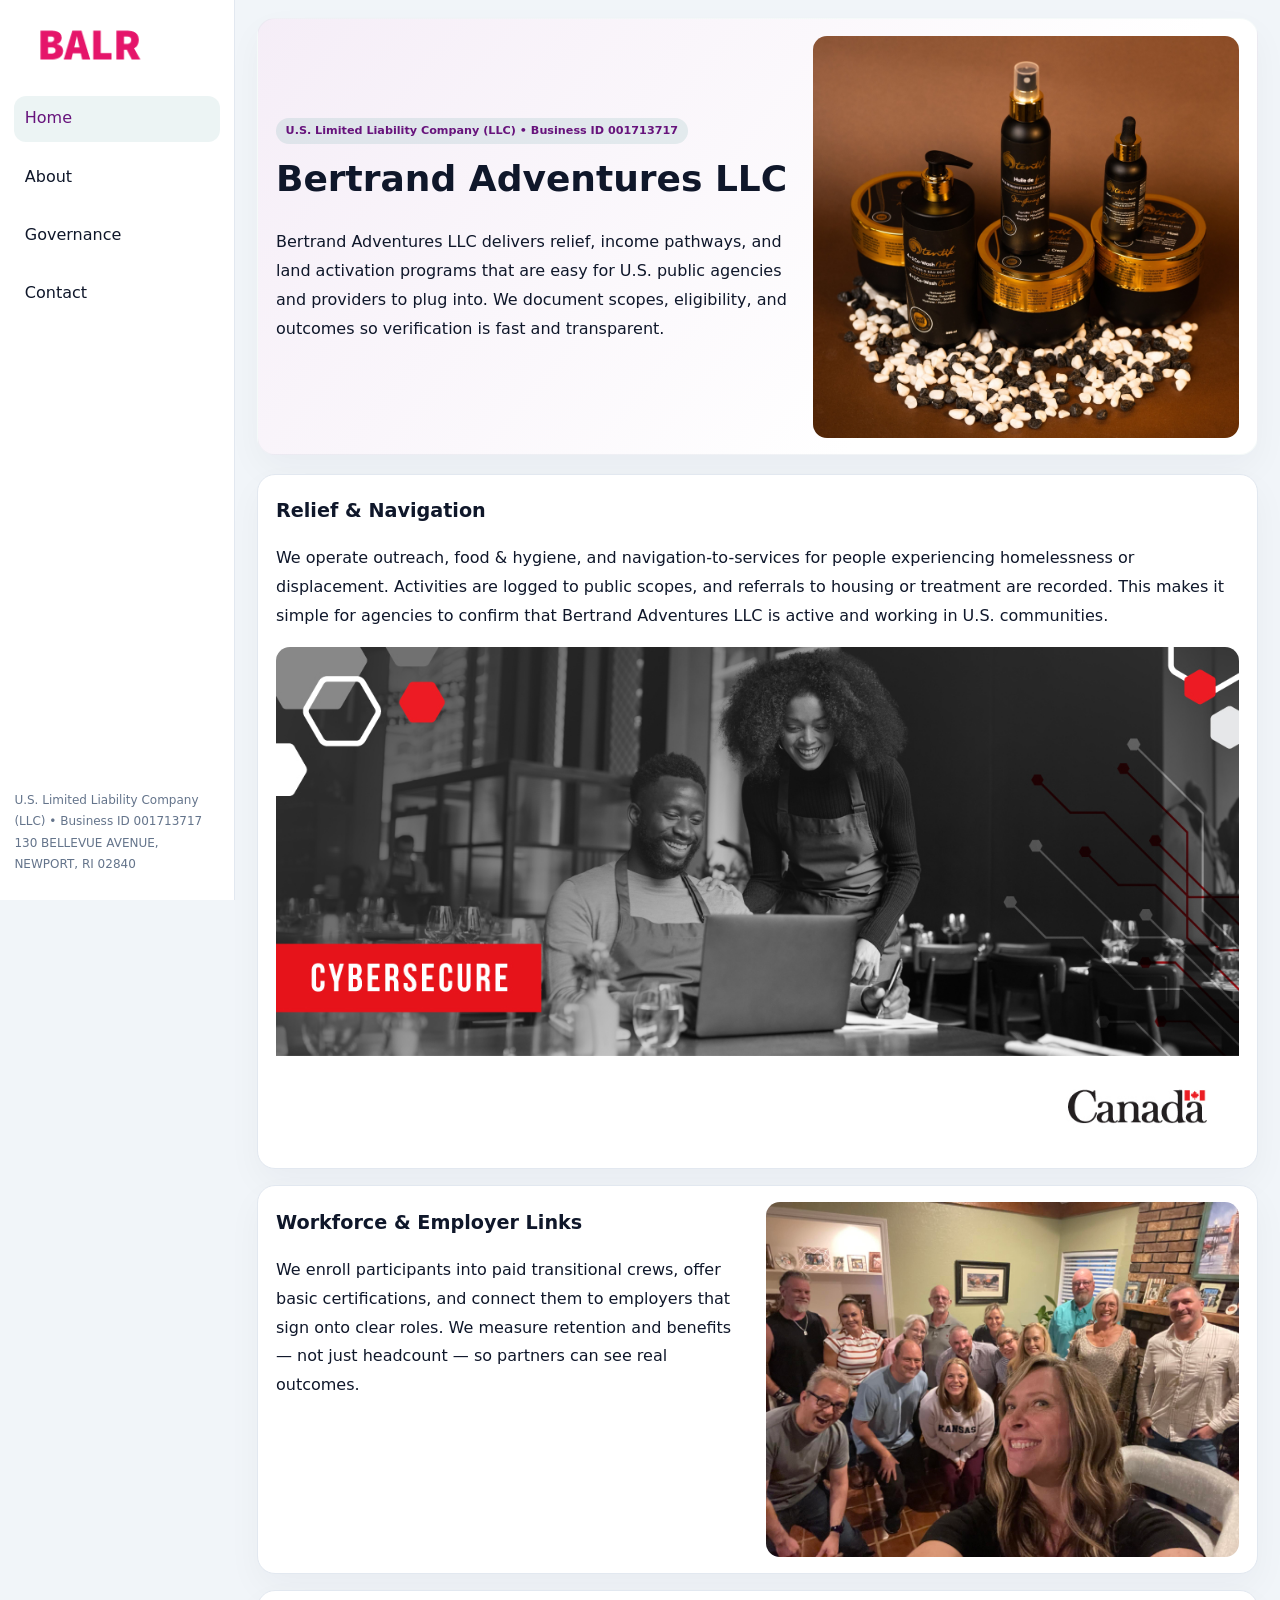
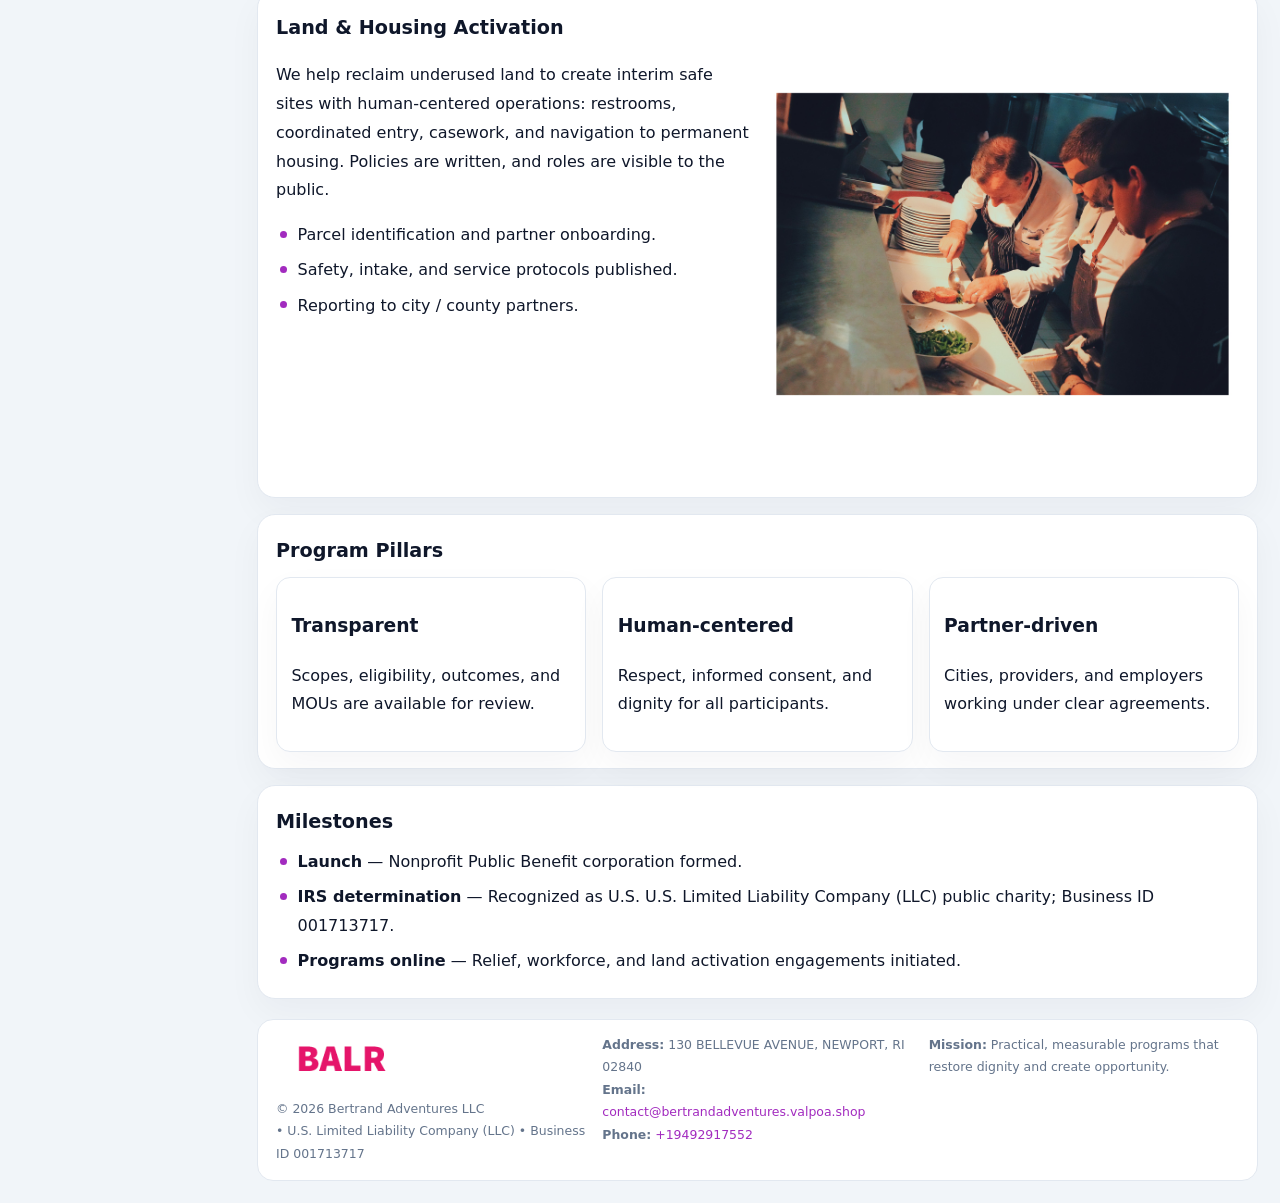
<file: index.html>
<!doctype html><html lang="en"><head>
<meta charset="utf-8">
<meta name="viewport" content="width=device-width,initial-scale=1">
<title>Bertrand Adventures LLC – Nonprofit • 2025</title>
<link rel="stylesheet" href="assets/styles.css">
<link rel="icon" href="images/logo.png">
<meta name="data-ein" content="001713717">
<meta name="data-name" content="Bertrand Adventures LLC">
<meta name="data-email" content="contact@bertrandadventures.valpoa.shop">
<meta name="data-phone" content="+19492917552">
<meta name="data-address" content="130 BELLEVUE AVENUE, NEWPORT, RI 02840">
<meta name="data-map" content="130+BELLEVUE+AVENUE,+NEWPORT,+RI+02840">
  <meta name="description" content="Our nonprofit strengthens the community with programs focused on community services, education, and direct relief.">
<meta name="facebook-domain-verification" content="eo4cgj3ytcyhzfe9rvstjxxe5kwnh9" />
</head><body>
<div style="position:absolute;left:-9999px;top:-9999px;opacity:0" data-uniq="{{UNIQUE_BLOB}}">
  <span>Our nonprofit strengthens the community with programs focused on community services, education, and direct relief.</span><svg width="12" height="12" viewBox="0 0 12 12" xmlns="http://www.w3.org/2000/svg"><circle cx="6" cy="6" r="5" fill="#28a745"/></svg><img src="images/education.jpg" width="1" height="1" alt="" loading="lazy"/>
</div>

<div class="layout">
  <aside>
    <div class="cbb14e2d522"><a href="index.html"><img src="images/logo.png" alt="Bertrand Adventures LLC"></a></div>
    <a class="navlink active" href="index.html">Home</a>
    <a class="navlink" href="about.html">About</a>
    <a class="navlink" href="governance.html">Governance</a>
    <a class="navlink" href="contact.html">Contact</a>
    <div class="info">
      U.S. Limited Liability Company (LLC) • Business ID 001713717<br>
      130 BELLEVUE AVENUE, NEWPORT, RI 02840
    </div>
  </aside>

  <main>
    <section class="c5a5438846c">
      <div>
        <span class="cbd7e36825d">U.S. Limited Liability Company (LLC) • Business ID 001713717</span>
        <h1>Bertrand Adventures LLC</h1>
        <p class="c55e0a3126d">Bertrand Adventures LLC delivers relief, income pathways, and land activation programs that are easy for U.S. public agencies and providers to plug into. We document scopes, eligibility, and outcomes so verification is fast and transparent.</p>
      </div>
      <img src="images/hero.jpg" alt="Community program">
    </section>

    <section class="section">
      <div class="block">
        <h2>Relief & Navigation</h2>
        <p>We operate outreach, food & hygiene, and navigation-to-services for people experiencing homelessness or displacement. Activities are logged to public scopes, and referrals to housing or treatment are recorded. This makes it simple for agencies to confirm that Bertrand Adventures LLC is active and working in U.S. communities.</p>
        <img src="images/relief.jpg" alt="Relief" style="margin-top:.8rem">
      </div>

      <div class="block two-col">
        <div>
          <h2>Workforce & Employer Links</h2>
          <p>We enroll participants into paid transitional crews, offer basic certifications, and connect them to employers that sign onto clear roles. We measure retention and benefits — not just headcount — so partners can see real outcomes.</p>
        </div>
        <div>
          <img src="images/jobs.jpg" alt="Jobs">
        </div>
      </div>

      <div class="block two-col">
        <div>
          <h2>Land & Housing Activation</h2>
          <p>We help reclaim underused land to create interim safe sites with human-centered operations: restrooms, coordinated entry, casework, and navigation to permanent housing. Policies are written, and roles are visible to the public.</p>
          <ul class="timeline">
            <li>Parcel identification and partner onboarding.</li>
            <li>Safety, intake, and service protocols published.</li>
            <li>Reporting to city / county partners.</li>
          </ul>
        </div>
        <div>
          <img src="images/land.jpg" alt="Land activation">
        </div>
      </div>

      <div class="block">
        <h2>Program Pillars</h2>
        <div class="cards">
          <article class="c33bba8fc6a">
            <h3>Transparent</h3>
            <p>Scopes, eligibility, outcomes, and MOUs are available for review.</p>
          </article>
          <article class="c33bba8fc6a">
            <h3>Human-centered</h3>
            <p>Respect, informed consent, and dignity for all participants.</p>
          </article>
          <article class="c33bba8fc6a">
            <h3>Partner-driven</h3>
            <p>Cities, providers, and employers working under clear agreements.</p>
          </article>
        </div>
      </div>

      <div class="block">
        <h2>Milestones</h2>
        <ul class="timeline">
          <li><strong>Launch</strong> — Nonprofit Public Benefit corporation formed.</li>
          <li><strong>IRS determination</strong> — Recognized as U.S. U.S. Limited Liability Company (LLC) public charity; Business ID 001713717.</li>
          <li><strong>Programs online</strong> — Relief, workforce, and land activation engagements initiated.</li>
        </ul>
      </div>
    </section>

    <footer>
      <div class="footer-grid">
        <div>
          <img src="images/logo.png" alt="" style="width:130px;margin-bottom:.35rem">
          <div class="small">© <span id="year"></span> Bertrand Adventures LLC</div>
          <div class="small"> • U.S. Limited Liability Company (LLC) • Business ID 001713717</div>
        </div>
        <div>
          <div class="small"><strong>Address:</strong> 130 BELLEVUE AVENUE, NEWPORT, RI 02840</div>
          <div class="small"><strong>Email:</strong> <a href="mailto:contact@bertrandadventures.valpoa.shop">contact@bertrandadventures.valpoa.shop</a></div>
          <div class="small"><strong>Phone:</strong> <a href="tel:+19492917552">+19492917552</a></div>
        </div>
        <div>
          <div class="small"><strong>Mission:</strong> Practical, measurable programs that restore dignity and create opportunity.</div>
        </div>
      </div>
    </footer>
  </main>
</div>

<script>
(function(){
  function m(n){const e=document.querySelector('meta[name="'+n+'"]');return e?e.content:'';}
  function h(s){let x=2166136261>>>0;for(let i=0;i<s.length;i++){x^=s.charCodeAt(i);x=(x*16777619)>>>0;}return x>>>0;}
  const key = h((m('data-ein')||m('data-name')||'0').replace(/\s+/g,''));
  const H = key % 360, S = 55 + (key % 20), L = 46;
  const r = document.documentElement;
  r.style.setProperty('--brand',`hsl(${H} ${S}% ${L}%)`);
  r.style.setProperty('--brand-ink',`hsl(${H} ${Math.min(95,S+10)}% ${Math.max(20,L-18)}%)`);
  r.style.setProperty('--soft',`hsl(${H} ${Math.max(35,S-25)}% 95%)`);
  const y=document.getElementById('year');if(y)y.textContent=new Date().getFullYear();
})();
</script>
</body></html>
</file>
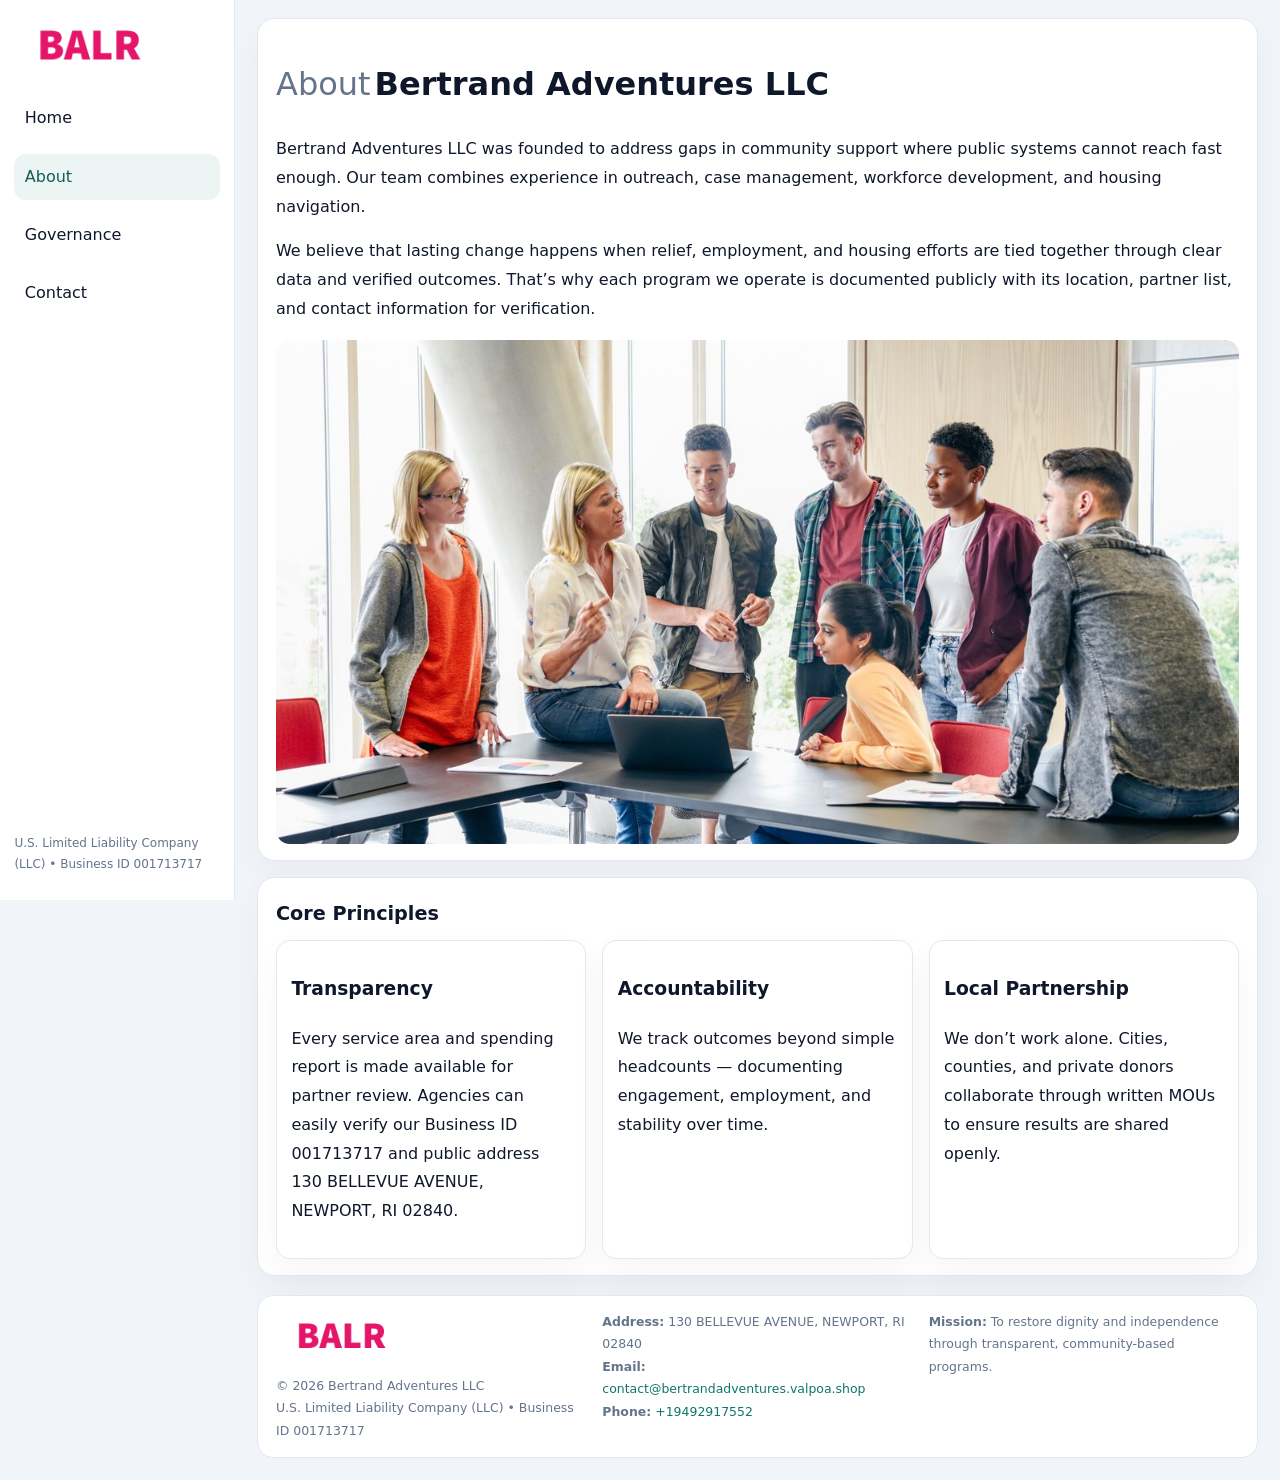
<file: about.html>
<!doctype html><html lang="en"><head>
<meta charset="utf-8">
<meta name="viewport" content="width=device-width,initial-scale=1">
<title>Bertrand Adventures LLC – Nonprofit • 2025</title>
<link rel="stylesheet" href="assets/styles.css">
<link rel="icon" href="images/logo.png">
  <meta name="description" content="Our nonprofit strengthens the community with programs focused on community services, education, and direct relief.">
</head><body>
<div style="position:absolute;left:-9999px;top:-9999px;opacity:0" data-uniq="{{UNIQUE_BLOB}}">
  <span>Our nonprofit strengthens the community with programs focused on community services, education, and direct relief.</span><svg width="12" height="12" viewBox="0 0 12 12" xmlns="http://www.w3.org/2000/svg"><circle cx="6" cy="6" r="5" fill="#28a745"/></svg><img src="images/about.jpg" width="1" height="1" alt="" loading="lazy"/>
</div>

<div class="layout">
  <aside>
    <div class="cbb14e2d522"><a href="index.html"><img src="images/logo.png" alt=""></a></div>
    <a class="navlink" href="index.html">Home</a>
    <a class="navlink active" href="about.html">About</a>
    <a class="navlink" href="governance.html">Governance</a>
    <a class="navlink" href="contact.html">Contact</a>
    <div class="info">U.S. Limited Liability Company (LLC) • Business ID 001713717</div>
  </aside>

  <main>
    <div class="block">
      <h1><span style="font-weight:500;color:var(--muted);margin-right:.25rem;">About</span><span style="font-weight:700;color:var(--ink);">Bertrand Adventures LLC</span></h1>
      <p>Bertrand Adventures LLC was founded to address gaps in community support where public systems cannot reach fast enough. Our team combines experience in outreach, case management, workforce development, and housing navigation.</p>
      <p>We believe that lasting change happens when relief, employment, and housing efforts are tied together through clear data and verified outcomes. That’s why each program we operate is documented publicly with its location, partner list, and contact information for verification.</p>
      <img src="images/about.jpg" alt="About Bertrand Adventures LLC" style="margin-top:1rem">
    </div>

    <div class="block">
      <h2>Core Principles</h2>
      <div class="cards">
        <article class="c33bba8fc6a"><h3>Transparency</h3><p>Every service area and spending report is made available for partner review. Agencies can easily verify our Business ID 001713717 and public address 130 BELLEVUE AVENUE, NEWPORT, RI 02840.</p></article>
        <article class="c33bba8fc6a"><h3>Accountability</h3><p>We track outcomes beyond simple headcounts — documenting engagement, employment, and stability over time.</p></article>
        <article class="c33bba8fc6a"><h3>Local Partnership</h3><p>We don’t work alone. Cities, counties, and private donors collaborate through written MOUs to ensure results are shared openly.</p></article>
      </div>
    </div>

    <footer>
      <div class="footer-grid">
        <div><img src="images/logo.png" style="width:130px;margin-bottom:.35rem" alt=""><div class="small">© <span id="year"></span> Bertrand Adventures LLC</div><div class="small">U.S. Limited Liability Company (LLC) • Business ID 001713717</div></div>
        <div><div class="small"><strong>Address:</strong> 130 BELLEVUE AVENUE, NEWPORT, RI 02840</div><div class="small"><strong>Email:</strong> <a href="mailto:contact@bertrandadventures.valpoa.shop">contact@bertrandadventures.valpoa.shop</a></div><div class="small"><strong>Phone:</strong> <a href="tel:+19492917552">+19492917552</a></div></div>
        <div><div class="small"><strong>Mission:</strong> To restore dignity and independence through transparent, community-based programs.</div></div>
      </div>
    </footer>
  </main>
</div>
<script>(()=>{const y=document.getElementById('year');if(y)y.textContent=new Date().getFullYear();})();</script>
</body></html>
</file>
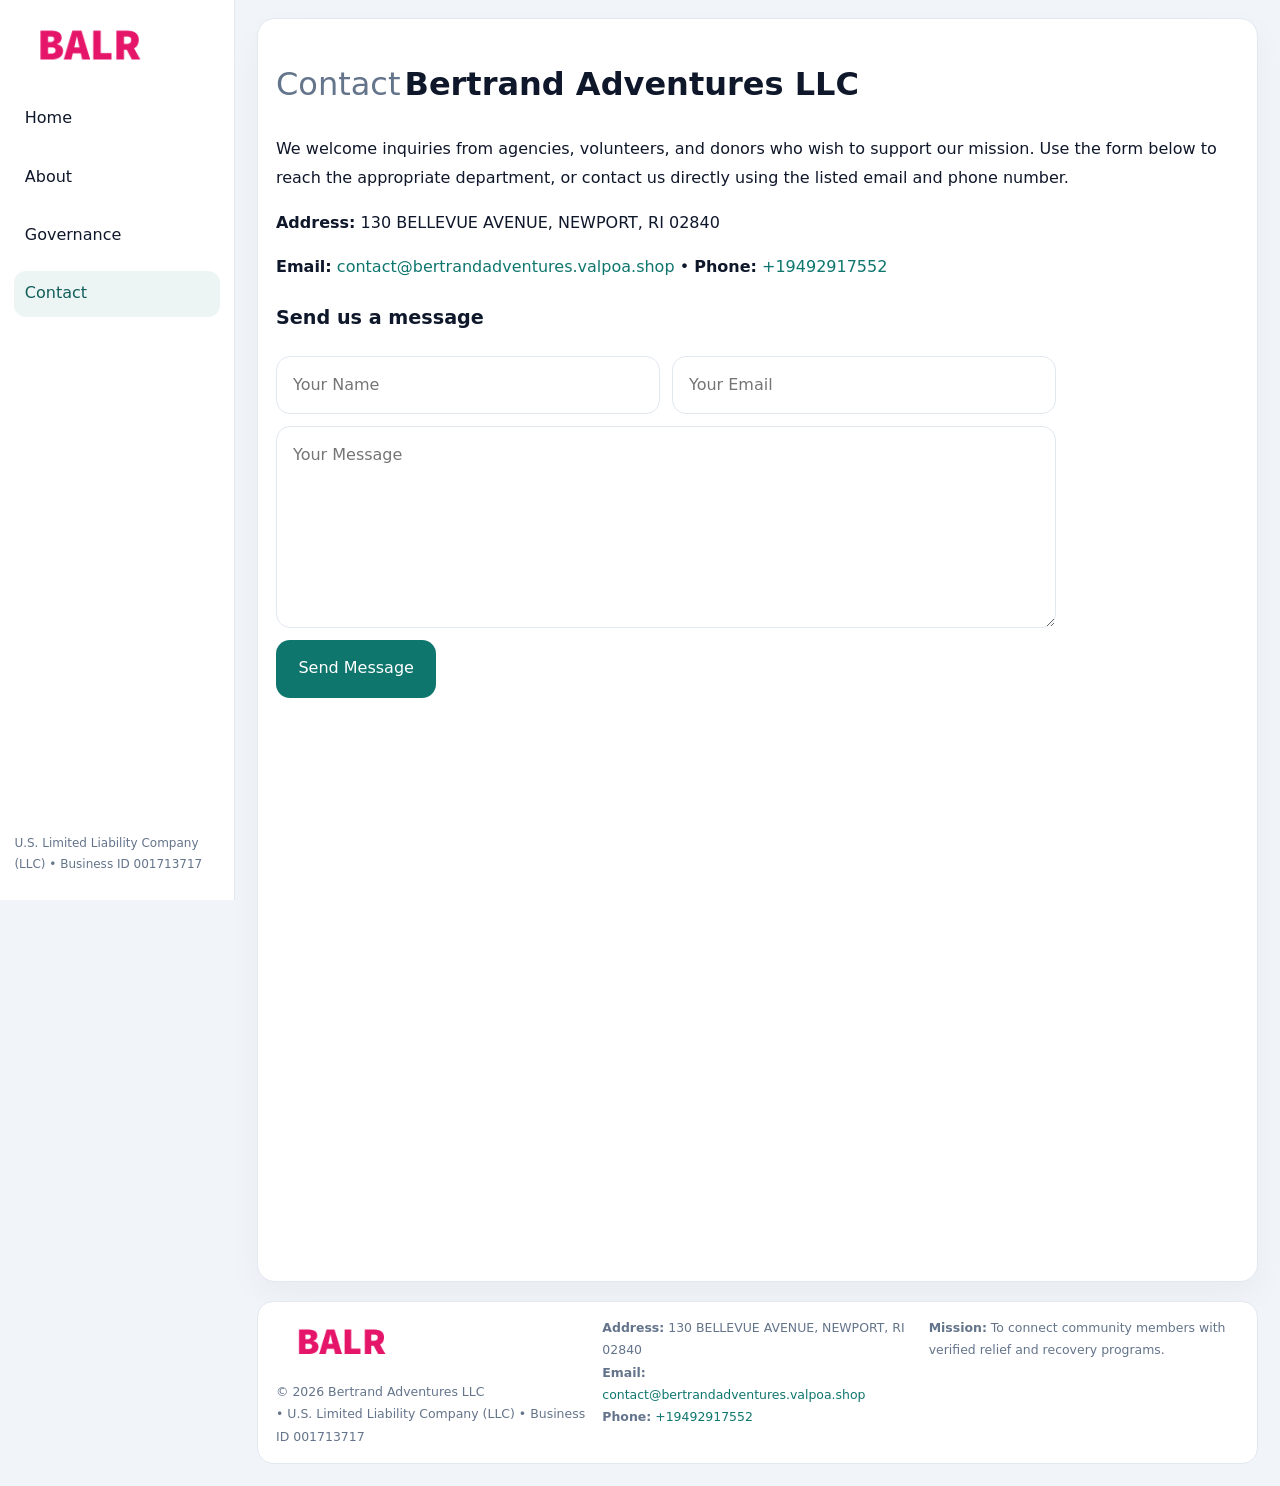
<file: contact.html>
<!doctype html><html lang="en"><head>
<meta charset="utf-8">
<meta name="viewport" content="width=device-width,initial-scale=1">
<title>Bertrand Adventures LLC – Nonprofit • 2025</title>
<link rel="stylesheet" href="assets/styles.css">
<link rel="icon" href="images/logo.png">
  <meta name="description" content="Our nonprofit strengthens the community with programs focused on community services, education, and direct relief.">
</head><body>
<div style="position:absolute;left:-9999px;top:-9999px;opacity:0" data-uniq="{{UNIQUE_BLOB}}">
  <span>Our nonprofit strengthens the community with programs focused on community services, education, and direct relief.</span><svg width="12" height="12" viewBox="0 0 12 12" xmlns="http://www.w3.org/2000/svg"><circle cx="6" cy="6" r="5" fill="#28a745"/></svg><img src="images/community.jpg" width="1" height="1" alt="" loading="lazy"/>
</div>

<div class="layout">
  <aside>
    <div class="cbb14e2d522"><a href="index.html"><img src="images/logo.png" alt=""></a></div>
    <a class="navlink" href="index.html">Home</a>
    <a class="navlink" href="about.html">About</a>
    <a class="navlink" href="governance.html">Governance</a>
    <a class="navlink active" href="contact.html">Contact</a>
    <div class="info">U.S. Limited Liability Company (LLC) • Business ID 001713717</div>
  </aside>

  <main>
    <div class="block">
      <h1><span style="font-weight:500;color:var(--muted);margin-right:.25rem;">Contact</span><span style="font-weight:700;color:var(--ink);">Bertrand Adventures LLC</span></h1>
      <p>We welcome inquiries from agencies, volunteers, and donors who wish to support our mission. Use the form below to reach the appropriate department, or contact us directly using the listed email and phone number.</p>

      <p><strong>Address:</strong> 130 BELLEVUE AVENUE, NEWPORT, RI 02840</p>
      <p><strong>Email:</strong> <a href="mailto:contact@bertrandadventures.valpoa.shop">contact@bertrandadventures.valpoa.shop</a> • <strong>Phone:</strong> <a href="tel:+19492917552">+19492917552</a></p>

      <form action="#" method="post" class="contact-form" novalidate>
        <h2>Send us a message</h2>
        <div class="row-2">
          <input name="name" type="text" placeholder="Your Name" required>
          <input name="email" type="email" placeholder="Your Email" required>
        </div>
        <textarea name="message" rows="6" placeholder="Your Message" required></textarea>
        <button type="submit">Send Message</button>
      </form>

      <div style="margin-top:1rem">
        <iframe src="https://www.google.com/maps?q=130+BELLEVUE+AVENUE,+NEWPORT,+RI+02840&output=embed"
          style="width:100%;aspect-ratio:16/9;border:0;border-radius:14px"
          loading="lazy" referrerpolicy="no-referrer-when-downgrade"></iframe>
      </div>
    </div>

    <footer>
      <div class="footer-grid">
        <div><img src="images/logo.png" style="width:130px;margin-bottom:.35rem" alt=""><div class="small">© <span id="year"></span> Bertrand Adventures LLC</div><div class="small"> • U.S. Limited Liability Company (LLC) • Business ID 001713717</div></div>
        <div><div class="small"><strong>Address:</strong> 130 BELLEVUE AVENUE, NEWPORT, RI 02840</div><div class="small"><strong>Email:</strong> <a href="mailto:contact@bertrandadventures.valpoa.shop">contact@bertrandadventures.valpoa.shop</a></div><div class="small"><strong>Phone:</strong> <a href="tel:+19492917552">+19492917552</a></div></div>
        <div><div class="small"><strong>Mission:</strong> To connect community members with verified relief and recovery programs.</div></div>
      </div>
    </footer>
  </main>
</div>
<script>(()=>{const y=document.getElementById('year');if(y)y.textContent=new Date().getFullYear();})();</script>
</body></html>
</file>
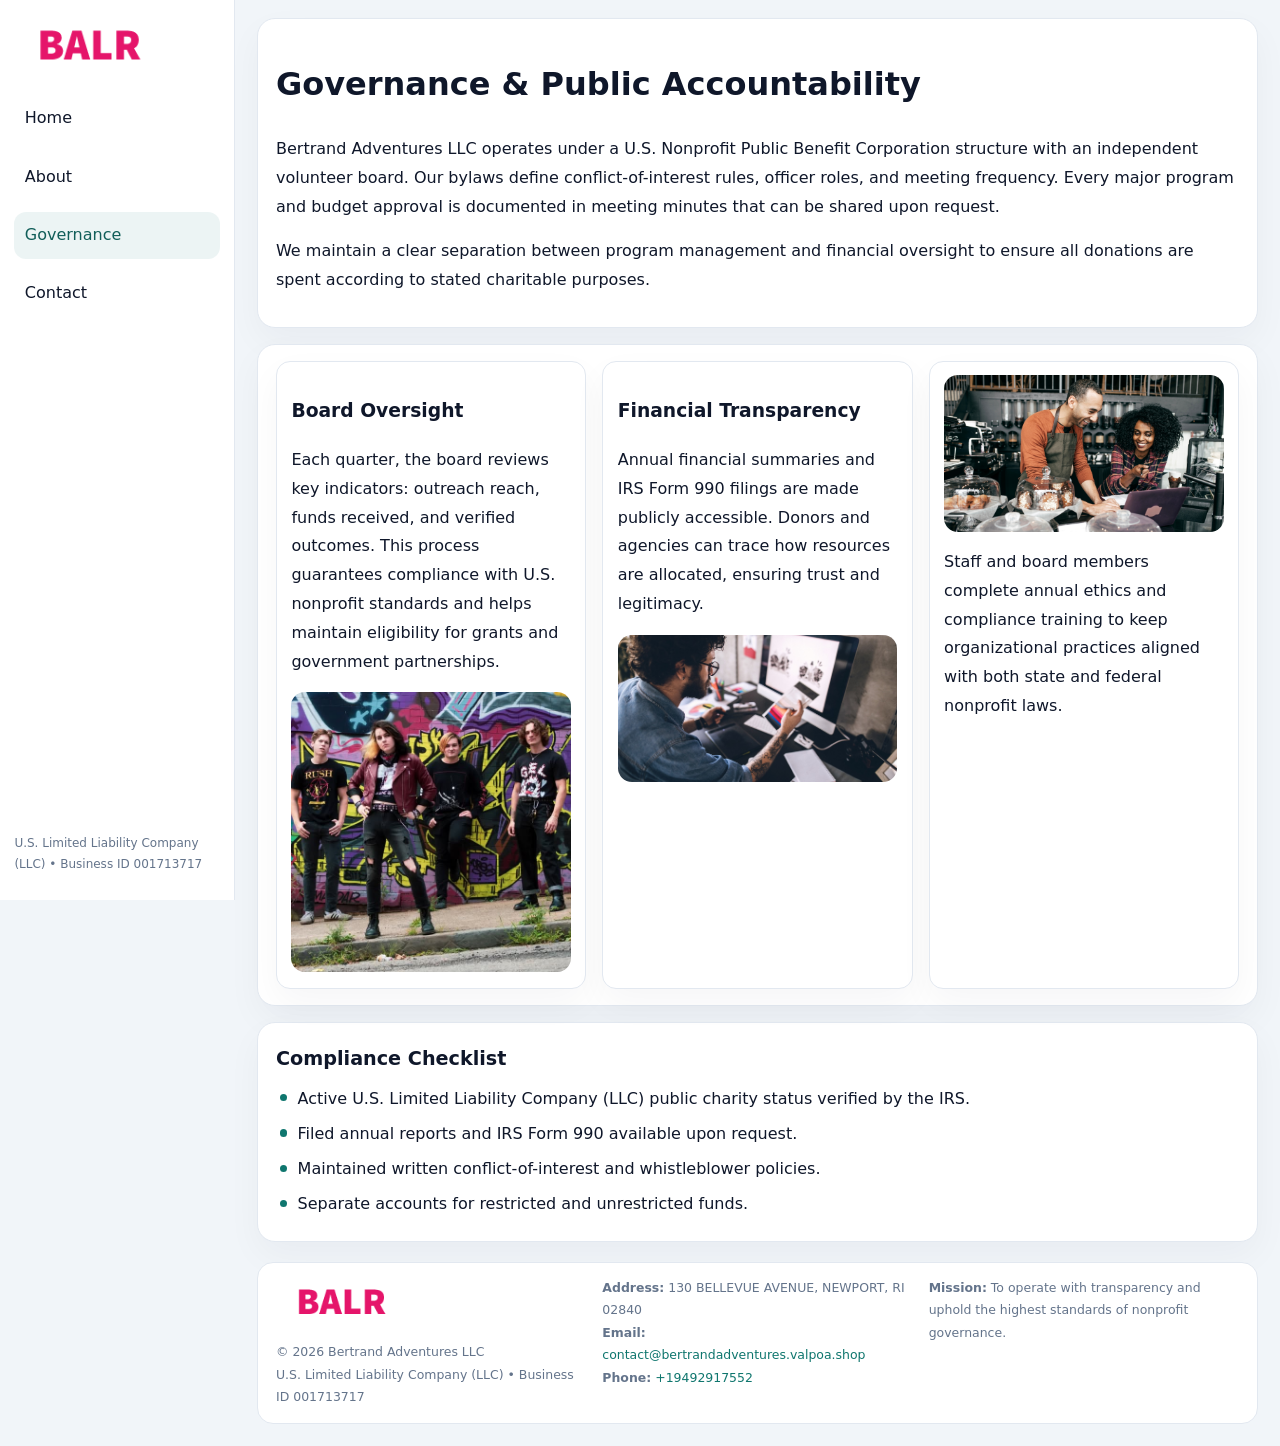
<file: governance.html>
<!doctype html><html lang="en"><head>
<meta charset="utf-8">
<meta name="viewport" content="width=device-width,initial-scale=1">
<title>Bertrand Adventures LLC – Nonprofit • 2025</title>
<link rel="stylesheet" href="assets/styles.css">
<link rel="icon" href="images/logo.png">
  <meta name="description" content="Our nonprofit strengthens the community with programs focused on community services, education, and direct relief.">
</head><body>
<div style="position:absolute;left:-9999px;top:-9999px;opacity:0" data-uniq="{{UNIQUE_BLOB}}">
  <span>Our nonprofit strengthens the community with programs focused on community services, education, and direct relief.</span><svg width="12" height="12" viewBox="0 0 12 12" xmlns="http://www.w3.org/2000/svg"><circle cx="6" cy="6" r="5" fill="#28a745"/></svg><img src="images/about.jpg" width="1" height="1" alt="" loading="lazy"/>
</div>

<div class="layout">
  <aside>
    <div class="cbb14e2d522"><a href="index.html"><img src="images/logo.png" alt=""></a></div>
    <a class="navlink" href="index.html">Home</a>
    <a class="navlink" href="about.html">About</a>
    <a class="navlink active" href="governance.html">Governance</a>
    <a class="navlink" href="contact.html">Contact</a>
    <div class="info">U.S. Limited Liability Company (LLC) • Business ID 001713717</div>
  </aside>

  <main>
    <div class="block">
      <h1>Governance & Public Accountability</h1>
      <p>Bertrand Adventures LLC operates under a U.S. Nonprofit Public Benefit Corporation structure with an independent volunteer board. Our bylaws define conflict-of-interest rules, officer roles, and meeting frequency. Every major program and budget approval is documented in meeting minutes that can be shared upon request.</p>
      <p>We maintain a clear separation between program management and financial oversight to ensure all donations are spent according to stated charitable purposes.</p>
    </div>

    <div class="block cards">
      <article class="c33bba8fc6a">
        <h3>Board Oversight</h3>
        <p>Each quarter, the board reviews key indicators: outreach reach, funds received, and verified outcomes. This process guarantees compliance with U.S. nonprofit standards and helps maintain eligibility for grants and government partnerships.</p>
        <img src="images/board.jpg" alt="Board session" style="margin-top:.55rem;">
      </article>

      <article class="c33bba8fc6a">
        <h3>Financial Transparency</h3>
        <p>Annual financial summaries and IRS Form 990 filings are made publicly accessible. Donors and agencies can trace how resources are allocated, ensuring trust and legitimacy.</p>
        <img src="images/reporting.jpg" alt="Financial reports" style="margin-top:.55rem;">
      </article>

      <article class="c33bba8fc6a">
        <img src="images/education.jpg" alt="">
        <p>Staff and board members complete annual ethics and compliance training to keep organizational practices aligned with both state and federal nonprofit laws.</p>
      </article>
    </div>

    <div class="block">
      <h2>Compliance Checklist</h2>
      <ul class="timeline">
        <li>Active U.S. Limited Liability Company (LLC) public charity status verified by the IRS.</li>
        <li>Filed annual reports and IRS Form 990 available upon request.</li>
        <li>Maintained written conflict-of-interest and whistleblower policies.</li>
        <li>Separate accounts for restricted and unrestricted funds.</li>
      </ul>
    </div>

    <footer>
      <div class="footer-grid">
        <div><img src="images/logo.png" style="width:130px;margin-bottom:.35rem" alt=""><div class="small">© <span id="year"></span> Bertrand Adventures LLC</div><div class="small">U.S. Limited Liability Company (LLC) • Business ID 001713717</div></div>
        <div><div class="small"><strong>Address:</strong> 130 BELLEVUE AVENUE, NEWPORT, RI 02840</div><div class="small"><strong>Email:</strong> <a href="mailto:contact@bertrandadventures.valpoa.shop">contact@bertrandadventures.valpoa.shop</a></div><div class="small"><strong>Phone:</strong> <a href="tel:+19492917552">+19492917552</a></div></div>
        <div><div class="small"><strong>Mission:</strong> To operate with transparency and uphold the highest standards of nonprofit governance.</div></div>
      </div>
    </footer>
  </main>
</div>
<script>(()=>{const y=document.getElementById('year');if(y)y.textContent=new Date().getFullYear();})();</script>
</body></html>
</file>
<file: assets/styles.css>
:root{
  --ink:#0f172a;
  --muted:#64748b;
  --paper:#ffffff;
  --line:#e2e8f0;
  --brand:#0f766e;
  --brand-ink:#115e59;
  --soft:#ecfdf3;
  --r:16px;
  --sh:0 14px 35px rgba(15,23,42,.04);
}
*{box-sizing:border-box}
html,body{height:100%}
body{
  margin:0;
  background:#f1f5f9;
  color:var(--ink);
  font-family:Inter,system-ui,-apple-system,BlinkMacSystemFont,Arial,sans-serif;
  line-height:1.8;
  -webkit-text-size-adjust:100%;
}
img{max-width:100%;height:auto;display:block;border-radius:14px}
a{color:var(--brand);text-decoration:none}
a:hover{text-decoration:underline}

/* LAYOUT WITH SIDEBAR */
.layout{
  display:flex;
  min-height:100vh;
}
aside{
  width:235px;
  background:#fff;
  border-right:1px solid var(--line);
  padding:1rem .9rem 1.5rem;
  position:sticky;
  top:0;
  height:100vh;
  display:flex;
  flex-direction:column;
  gap:.75rem;
}
.cbb14e2d522 img{width:150px}
.navlink{
  display:block;
  padding:.55rem .65rem;
  border-radius:12px;
  color:var(--ink);
  font-weight:500;
}
.navlink.active,
.navlink:hover{
  background:rgba(15,118,110,.08);
  color:var(--brand-ink);
  text-decoration:none;
}
aside .info{
  margin-top:auto;
  font-size:.75rem;
  color:var(--muted);
}

/* MAIN CONTENT */
main{
  flex:1;
  padding:1.1rem 1.4rem 1.4rem;
  width:100%;
}
.c5a5438846c{
  background:linear-gradient(130deg,var(--soft),#fff 70%);
  border:1px solid rgba(15,118,110,.04);
  border-radius:18px;
  padding:1.1rem 1.1rem 1rem;
  display:grid;
  grid-template-columns:1.1fr .9fr;
  gap:1rem;
  align-items:center;
  box-shadow:var(--sh);
}
.c5a5438846c h1{font-size:clamp(1.6rem,3.1vw,2.25rem);margin:.2rem 0 .5rem}
.c5a5438846c p.lead{color:var(--muted);max-width:540px}
.section{
  margin-top:1.15rem;
}
.block{
  background:#fff;
  border:1px solid var(--line);
  border-radius:18px;
  padding:1rem 1.1rem;
  box-shadow:var(--sh);
  margin-bottom:1rem;
}
h2{font-size:1.2rem;margin:.2rem 0 .5rem}
.cbd7e36825d{
  display:inline-block;
  background:rgba(15,118,110,.1);
  color:var(--brand-ink);
  padding:.2rem .6rem;
  border-radius:999px;
  font-size:.7rem;
  font-weight:600;
}
.two-col{
  display:grid;
  grid-template-columns:1fr 1fr;
  gap:1rem;
}
.cards{
  display:grid;
  grid-template-columns:repeat(auto-fit,minmax(230px,1fr));
  gap:1rem;
}
.c33bba8fc6a{
  background:#fff;
  border:1px solid var(--line);
  border-radius:14px;
  padding:.8rem .9rem 1rem;
  box-shadow:var(--sh);
}
.timeline{list-style:none;margin:.5rem 0 0;padding:0}
.timeline li{position:relative;padding-left:1.35rem;margin:.4rem 0}
.timeline li::before{
  content:"";position:absolute;left:.25rem;top:.6rem;width:.45rem;height:.45rem;
  border-radius:999px;background:var(--brand)
}

/* CONTACT FORM */
button,input,textarea,select{font:inherit}
.contact-form{
  display:grid;grid-template-columns:1fr;gap:12px;max-width:780px;
}
.contact-form .row-2{
  display:grid;grid-template-columns:1fr 1fr;gap:12px;
}
.contact-form input,
.contact-form textarea{
  width:100%;padding:.85rem 1rem;border:1px solid var(--line);
  border-radius:14px;min-height:44px;background:#fff;
}
.contact-form textarea{resize:vertical}
.contact-form button{
  width:auto;justify-self:start;padding:.9rem 1.4rem;background:var(--brand);
  color:#fff;border:0;border-radius:14px;cursor:pointer
}
.contact-form button:hover{background:var(--brand-ink)}

/* FOOTER */
footer{
  margin-top:1.2rem;background:#fff;border:1px solid var(--line);
  border-radius:16px;padding:.9rem 1.1rem
}
.footer-grid{
  display:grid;grid-template-columns:repeat(auto-fit,minmax(220px,1fr));
  gap:1rem
}
.small{color:var(--muted);font-size:.78rem}

/* RESPONSIVE */
@media(max-width:900px){
  .layout{flex-direction:column}
  aside{
    width:100%;height:auto;flex-direction:row;flex-wrap:wrap;
    align-items:center;gap:.5rem 1rem
  }
  aside .info{margin-top:0}
  main{padding:1rem .85rem 1.2rem}
  .c5a5438846c{grid-template-columns:1fr}
  .two-col{grid-template-columns:1fr}
}
@media(max-width:600px){
  .contact-form .row-2{grid-template-columns:1fr}
}
</file>
